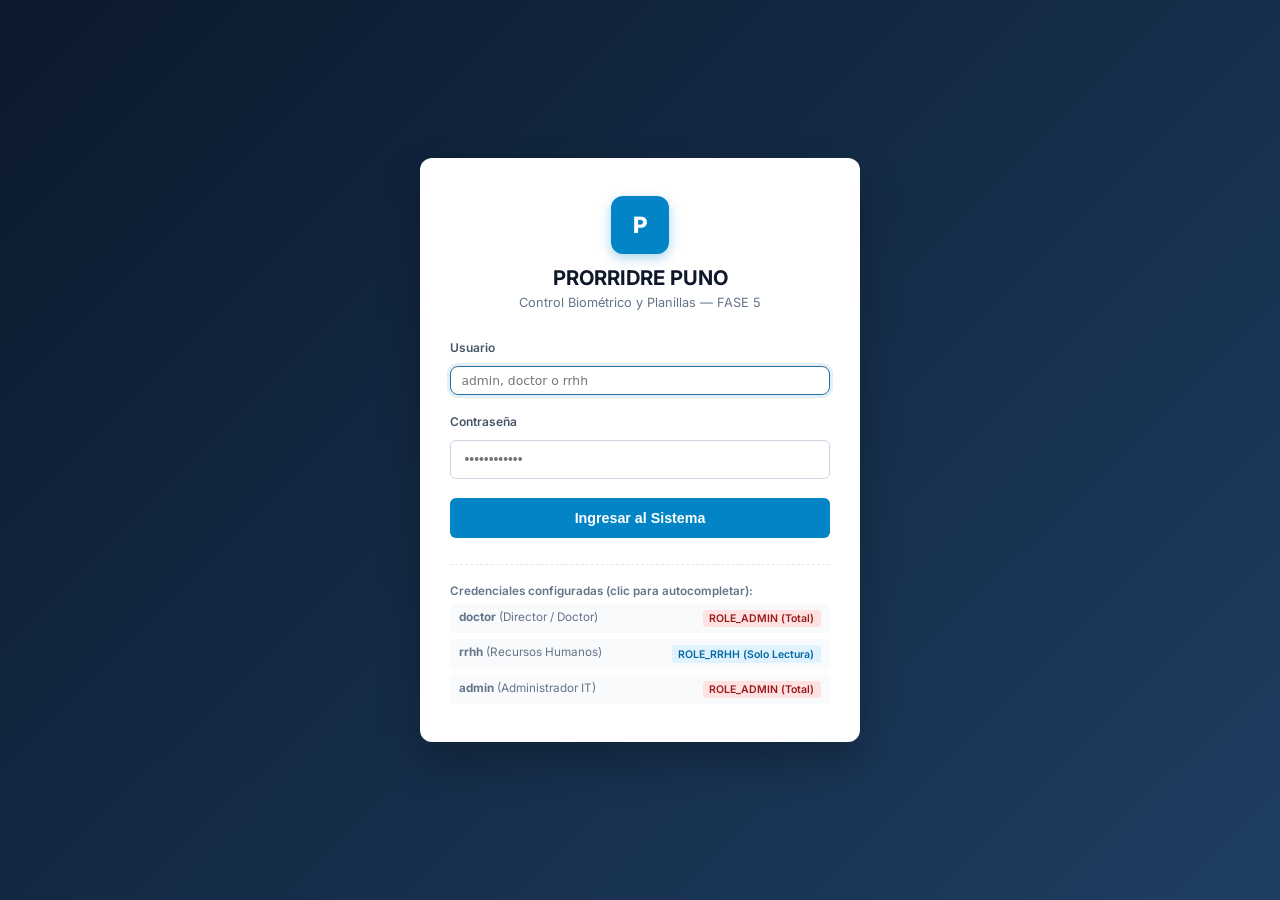
<file: asistencia-prorridre/src/main/resources/static/login.html>
<!DOCTYPE html>
<html lang="es">
<head>
  <meta charset="UTF-8">
  <meta name="viewport" content="width=device-width, initial-scale=1.0">
  <title>Acceso Seguro — Control Biométrico PRORRIDRE</title>
  <link rel="preconnect" href="https://fonts.googleapis.com">
  <link href="https://fonts.googleapis.com/css2?family=Inter:wght@400;500;600;700&display=swap" rel="stylesheet">
  <link rel="stylesheet" href="css/prorridre.css">
  <style>
    body {
      margin: 0;
      padding: 0;
      min-height: 100vh;
      display: flex;
      align-items: center;
      justify-content: center;
      background: linear-gradient(135deg, #0b192c 0%, #1e3e62 100%);
      font-family: 'Inter', -apple-system, sans-serif;
      color: #334155;
    }
    .login-card {
      background: #ffffff;
      width: 100%;
      max-width: 440px;
      padding: 2.5rem 2rem;
      border-radius: 12px;
      box-shadow: 0 20px 40px rgba(0,0,0,0.25);
      box-sizing: border-box;
    }
    .login-header {
      text-align: center;
      margin-bottom: 2rem;
    }
    .login-logo {
      width: 58px;
      height: 58px;
      background: #0284c7;
      color: #ffffff;
      border-radius: 12px;
      display: inline-flex;
      align-items: center;
      justify-content: center;
      font-weight: 800;
      font-size: 1.5rem;
      margin-bottom: 0.75rem;
      box-shadow: 0 4px 12px rgba(2,132,199,0.35);
    }
    .login-header h1 {
      font-size: 1.35rem;
      font-weight: 700;
      color: #0f172a;
      margin: 0 0 0.35rem 0;
    }
    .login-header p {
      font-size: 0.85rem;
      color: #64748b;
      margin: 0;
    }
    .form-group {
      margin-bottom: 1.25rem;
    }
    .form-group label {
      display: block;
      font-size: 0.8rem;
      font-weight: 600;
      color: #475569;
      margin-bottom: 0.4rem;
    }
    .form-control {
      width: 100%;
      padding: 0.75rem 0.9rem;
      font-size: 0.92rem;
      border: 1px solid #cbd5e1;
      border-radius: 6px;
      box-sizing: border-box;
      outline: none;
      transition: all 0.2s;
    }
    .form-control:focus {
      border-color: #0284c7;
      box-shadow: 0 0 0 3px rgba(2,132,199,0.15);
    }
    .btn-login {
      width: 100%;
      padding: 0.8rem;
      background: #0284c7;
      color: #ffffff;
      border: none;
      border-radius: 6px;
      font-size: 0.95rem;
      font-weight: 600;
      cursor: pointer;
      display: flex;
      align-items: center;
      justify-content: center;
      gap: 0.5rem;
      transition: background 0.2s;
    }
    .btn-login:hover {
      background: #0369a1;
    }
    .alert-error {
      background: #fef2f2;
      border: 1px solid #fecaca;
      color: #b91c1c;
      padding: 0.7rem 0.9rem;
      border-radius: 6px;
      font-size: 0.83rem;
      margin-bottom: 1.25rem;
      display: none;
    }
    .demo-credentials {
      margin-top: 1.75rem;
      padding-top: 1.25rem;
      border-top: 1px dashed #e2e8f0;
      font-size: 0.78rem;
      color: #64748b;
    }
    .demo-item {
      display: flex;
      justify-content: space-between;
      margin-top: 0.4rem;
      background: #f8fafc;
      padding: 0.4rem 0.6rem;
      border-radius: 4px;
      cursor: pointer;
    }
    .demo-item:hover {
      background: #f1f5f9;
    }
    .badge-admin {
      background: #fee2e2;
      color: #991b1b;
      padding: 0.15rem 0.45rem;
      border-radius: 3px;
      font-weight: 600;
      font-size: 0.7rem;
    }
    .badge-rrhh {
      background: #e0f2fe;
      color: #0369a1;
      padding: 0.15rem 0.45rem;
      border-radius: 3px;
      font-weight: 600;
      font-size: 0.7rem;
    }
  </style>
</head>
<body>

<div class="login-card">
  <div class="login-header">
    <div class="login-logo">P</div>
    <h1>PRORRIDRE PUNO</h1>
    <p>Control Biométrico y Planillas — FASE 5</p>
  </div>

  <div id="alert-error" class="alert-error"></div>

  <form id="login-form">
    <div class="form-group">
      <label for="username">Usuario</label>
      <input type="text" id="username" class="form-control" placeholder="admin, doctor o rrhh" required autofocus>
    </div>

    <div class="form-group">
      <label for="password">Contraseña</label>
      <input type="password" id="password" class="form-control" placeholder="••••••••••••" required>
    </div>

    <button type="submit" id="btn-submit" class="btn-login">
      <span>Ingresar al Sistema</span>
    </button>
  </form>

  <div class="demo-credentials">
    <div style="font-weight:600;margin-bottom:0.3rem">Credenciales configuradas (clic para autocompletar):</div>
    <div class="demo-item" onclick="llenar('doctor', 'doctor2026')">
      <span><strong>doctor</strong> (Director / Doctor)</span>
      <span class="badge-admin">ROLE_ADMIN (Total)</span>
    </div>
    <div class="demo-item" onclick="llenar('rrhh', 'rrhh2026')">
      <span><strong>rrhh</strong> (Recursos Humanos)</span>
      <span class="badge-rrhh">ROLE_RRHH (Solo Lectura)</span>
    </div>
    <div class="demo-item" onclick="llenar('admin', 'prorridre2026')">
      <span><strong>admin</strong> (Administrador IT)</span>
      <span class="badge-admin">ROLE_ADMIN (Total)</span>
    </div>
  </div>
</div>

<script>
  function llenar(u, p) {
    document.getElementById('username').value = u;
    document.getElementById('password').value = p;
  }

  document.getElementById('login-form').addEventListener('submit', async (e) => {
    e.preventDefault();
    const btn = document.getElementById('btn-submit');
    const alertEl = document.getElementById('alert-error');
    alertEl.style.display = 'none';

    const username = document.getElementById('username').value.trim();
    const password = document.getElementById('password').value;

    btn.disabled = true;
    btn.innerHTML = 'Verificando…';

    try {
      const res = await fetch('/api/v1/auth/login', {
        method: 'POST',
        headers: { 'Content-Type': 'application/json' },
        body: JSON.stringify({ username, password })
      });

      const data = await res.json();
      if (!res.ok || !data.exitoso) {
        throw new Error(data.mensaje || 'Error al iniciar sesión.');
      }

      // Guardar token y perfil en localStorage
      localStorage.setItem('prorridre_token', data.token);
      localStorage.setItem('prorridre_username', data.username);
      localStorage.setItem('prorridre_nombre', data.nombreCompleto);
      localStorage.setItem('prorridre_rol', data.rol);

      window.location.href = '/index.html';
    } catch (err) {
      alertEl.textContent = err.message;
      alertEl.style.display = 'block';
    } finally {
      btn.disabled = false;
      btn.innerHTML = 'Ingresar al Sistema';
    }
  });

  // Si ya tiene un token guardado, verificar validez y redirigir
  (async () => {
    const t = localStorage.getItem('prorridre_token');
    if (t) {
      try {
        const r = await fetch('/api/v1/auth/me', { headers: { 'Authorization': 'Bearer ' + t } });
        if (r.ok) {
          window.location.href = '/index.html';
        }
      } catch (_) {}
    }
  })();
</script>

</body>
</html>
</file>
<file: asistencia-prorridre/src/main/resources/static/css/prorridre.css>
/* =============================================================================
   PRORRIDRE PUNO — Sistema de Control Biométrico
   Hoja de estilos global corporativa v3.0 (FASE 3)
   Paleta: azul institucional + grises neutros + semáforos de asistencia
============================================================================= */

*, *::before, *::after { box-sizing: border-box; margin: 0; padding: 0; }

:root {
  /* Paleta institucional */
  --azul-oscuro:   #0d2b4e;
  --azul-medio:    #1a5276;
  --azul-vivo:     #2471a3;
  --azul-claro:    #d6e8f7;
  --azul-hover:    #1a4f7a;

  /* Fondos y superficies */
  --bg-app:        #f0f4f8;
  --bg-card:       #ffffff;
  --bg-sidebar:    #0d2b4e;
  --bg-topbar:     #ffffff;
  --borde:         #d5e1ee;
  --borde-light:   #eaf0f7;

  /* Texto */
  --txt-primario:  #1a2838;
  --txt-secundario:#4a5568;
  --txt-muted:     #8899aa;
  --txt-blanco:    #ffffff;

  /* Semáforos de asistencia */
  --verde:        #1a7f37;
  --verde-bg:     #d1fae5;
  --rojo:         #c0392b;
  --rojo-bg:      #fde8e8;
  --ambar:        #d08b00;
  --ambar-bg:     #fef3c7;
  --celeste:      #0369a1;
  --celeste-bg:   #dbeafe;
  --morado:       #7c3aed;
  --morado-bg:    #ede9fe;
  --gris:         #475569;
  --gris-bg:      #f1f5f9;

  /* Sombras */
  --sombra-sm:    0 1px 3px rgba(13,43,78,.08), 0 1px 2px rgba(13,43,78,.06);
  --sombra-md:    0 4px 12px rgba(13,43,78,.10);
  --sombra-lg:    0 10px 30px rgba(13,43,78,.15);

  /* Tipografía */
  --font:         'Segoe UI', system-ui, -apple-system, sans-serif;
  --radius:       8px;
  --radius-lg:    12px;
  --transition:   .18s ease;
}

/* ═══════════════════════════════════════════════════════════════
   BASE
═══════════════════════════════════════════════════════════════ */
html { font-size: 15px; scroll-behavior: smooth; }

body {
  font-family: var(--font);
  background: var(--bg-app);
  color: var(--txt-primario);
  min-height: 100vh;
  display: flex;
  overflow-x: hidden;
}

/* ═══════════════════════════════════════════════════════════════
   SIDEBAR
═══════════════════════════════════════════════════════════════ */
.sidebar {
  width: 240px;
  min-width: 240px;
  background: var(--bg-sidebar);
  display: flex;
  flex-direction: column;
  position: fixed;
  top: 0; left: 0;
  height: 100vh;
  z-index: 100;
  transition: transform var(--transition);
}

.sidebar-logo {
  padding: 1.4rem 1.4rem 1rem;
  border-bottom: 1px solid rgba(255,255,255,.08);
}
.sidebar-logo .logo-badge {
  background: var(--azul-vivo);
  color: #fff;
  font-size: .68rem;
  font-weight: 700;
  letter-spacing: .06em;
  padding: .22rem .55rem;
  border-radius: 4px;
  text-transform: uppercase;
  display: inline-block;
  margin-bottom: .55rem;
}
.sidebar-logo h1 {
  font-size: 1rem;
  font-weight: 700;
  color: #fff;
  line-height: 1.25;
}
.sidebar-logo p {
  font-size: .72rem;
  color: rgba(255,255,255,.45);
  margin-top: .2rem;
}

.sidebar-nav { flex: 1; padding: .8rem 0; overflow-y: auto; }

.nav-section-label {
  font-size: .64rem;
  font-weight: 700;
  letter-spacing: .1em;
  text-transform: uppercase;
  color: rgba(255,255,255,.3);
  padding: 1rem 1.4rem .4rem;
}

.nav-item {
  display: flex;
  align-items: center;
  gap: .75rem;
  padding: .68rem 1.4rem;
  color: rgba(255,255,255,.65);
  text-decoration: none;
  font-size: .88rem;
  font-weight: 500;
  border-radius: 0;
  cursor: pointer;
  transition: background var(--transition), color var(--transition);
  border-left: 3px solid transparent;
}
.nav-item:hover {
  background: rgba(255,255,255,.07);
  color: #fff;
}
.nav-item.active {
  background: rgba(36,113,163,.35);
  color: #fff;
  border-left-color: var(--azul-vivo);
}
.nav-item .icon {
  width: 20px;
  height: 20px;
  flex-shrink: 0;
  opacity: .75;
}
.nav-item.active .icon, .nav-item:hover .icon { opacity: 1; }

.sidebar-footer {
  padding: 1rem 1.4rem;
  border-top: 1px solid rgba(255,255,255,.08);
  font-size: .72rem;
  color: rgba(255,255,255,.3);
}
.sidebar-footer strong { color: rgba(255,255,255,.55); display: block; }

/* ═══════════════════════════════════════════════════════════════
   MAIN LAYOUT
═══════════════════════════════════════════════════════════════ */
.main-wrap {
  margin-left: 240px;
  flex: 1;
  display: flex;
  flex-direction: column;
  min-height: 100vh;
}

/* ═══════════════════════════════════════════════════════════════
   TOPBAR
═══════════════════════════════════════════════════════════════ */
.topbar {
  background: var(--bg-topbar);
  border-bottom: 1px solid var(--borde);
  padding: .75rem 1.6rem;
  display: flex;
  align-items: center;
  justify-content: space-between;
  gap: 1rem;
  position: sticky;
  top: 0;
  z-index: 90;
  box-shadow: var(--sombra-sm);
}
.topbar-title h2 {
  font-size: 1rem;
  font-weight: 700;
  color: var(--txt-primario);
}
.topbar-title p {
  font-size: .75rem;
  color: var(--txt-muted);
  margin-top: .05rem;
}
.topbar-actions { display: flex; align-items: center; gap: .75rem; }
.btn-sync {
  display: flex;
  align-items: center;
  gap: .4rem;
  background: var(--azul-vivo);
  color: #fff;
  border: none;
  border-radius: var(--radius);
  padding: .45rem .9rem;
  font-size: .8rem;
  font-weight: 600;
  cursor: pointer;
  transition: background var(--transition);
}
.btn-sync:hover { background: var(--azul-hover); }
.btn-sync.loading { opacity: .7; cursor: not-allowed; }

.badge-live {
  background: var(--verde-bg);
  color: var(--verde);
  font-size: .7rem;
  font-weight: 700;
  padding: .2rem .55rem;
  border-radius: 999px;
  display: flex;
  align-items: center;
  gap: .3rem;
}
.badge-live::before {
  content: '';
  width: 6px; height: 6px;
  border-radius: 50%;
  background: var(--verde);
  animation: pulse 2s infinite;
}
@keyframes pulse { 0%,100%{opacity:1} 50%{opacity:.4} }

/* ═══════════════════════════════════════════════════════════════
   BARRA DE FILTROS GLOBALES
═══════════════════════════════════════════════════════════════ */
.filter-bar {
  background: var(--bg-card);
  border-bottom: 1px solid var(--borde);
  padding: .75rem 1.6rem;
  display: flex;
  align-items: center;
  flex-wrap: wrap;
  gap: .75rem;
}
.filter-label {
  font-size: .75rem;
  font-weight: 600;
  color: var(--txt-secundario);
  white-space: nowrap;
}
.filter-group { display: flex; align-items: center; gap: .4rem; }

input[type="date"], select.filter-select, input.filter-search {
  border: 1px solid var(--borde);
  border-radius: var(--radius);
  padding: .38rem .65rem;
  font-size: .8rem;
  font-family: var(--font);
  color: var(--txt-primario);
  background: var(--bg-app);
  outline: none;
  transition: border-color var(--transition);
}
input[type="date"]:focus, select.filter-select:focus, input.filter-search:focus {
  border-color: var(--azul-vivo);
  background: #fff;
  box-shadow: 0 0 0 3px rgba(36,113,163,.12);
}
input.filter-search { width: 190px; }
select.filter-select { min-width: 190px; }

.btn-filter-apply {
  background: var(--azul-vivo);
  color: #fff;
  border: none;
  border-radius: var(--radius);
  padding: .38rem .9rem;
  font-size: .8rem;
  font-weight: 600;
  cursor: pointer;
  transition: background var(--transition);
}
.btn-filter-apply:hover { background: var(--azul-hover); }
.btn-filter-clear {
  background: transparent;
  color: var(--txt-secundario);
  border: 1px solid var(--borde);
  border-radius: var(--radius);
  padding: .38rem .75rem;
  font-size: .8rem;
  cursor: pointer;
  transition: all var(--transition);
}
.btn-filter-clear:hover { border-color: var(--azul-vivo); color: var(--azul-vivo); }

/* ═══════════════════════════════════════════════════════════════
   CONTENIDO PRINCIPAL
═══════════════════════════════════════════════════════════════ */
.view-content {
  display: none;
  padding: 1.4rem 1.6rem;
  flex: 1;
}
.view-content.active { display: block; }

/* ═══════════════════════════════════════════════════════════════
   TARJETAS KPI
═══════════════════════════════════════════════════════════════ */
.kpi-grid {
  display: grid;
  grid-template-columns: repeat(auto-fill, minmax(220px, 1fr));
  gap: 1rem;
  margin-bottom: 1.4rem;
}

.kpi-card {
  background: var(--bg-card);
  border: 1px solid var(--borde-light);
  border-radius: var(--radius-lg);
  padding: 1.1rem 1.2rem;
  box-shadow: var(--sombra-sm);
  display: flex;
  flex-direction: column;
  gap: .4rem;
  transition: box-shadow var(--transition), transform var(--transition);
  position: relative;
  overflow: hidden;
}
.kpi-card::before {
  content: '';
  position: absolute;
  top: 0; left: 0;
  width: 4px; height: 100%;
  background: var(--kpi-color, var(--azul-vivo));
  border-radius: 4px 0 0 4px;
}
.kpi-card:hover { box-shadow: var(--sombra-md); transform: translateY(-1px); }

.kpi-header {
  display: flex;
  align-items: flex-start;
  justify-content: space-between;
}
.kpi-icon {
  width: 36px; height: 36px;
  border-radius: 8px;
  display: grid;
  place-items: center;
  background: var(--kpi-bg, var(--azul-claro));
  color: var(--kpi-color, var(--azul-vivo));
  flex-shrink: 0;
}
.kpi-icon svg { width: 18px; height: 18px; }

.kpi-label {
  font-size: .73rem;
  font-weight: 600;
  color: var(--txt-secundario);
  text-transform: uppercase;
  letter-spacing: .04em;
}
.kpi-value {
  font-size: 1.75rem;
  font-weight: 800;
  color: var(--txt-primario);
  line-height: 1;
}
.kpi-sub {
  font-size: .75rem;
  color: var(--txt-muted);
}
.kpi-badge {
  font-size: .7rem;
  font-weight: 700;
  padding: .18rem .5rem;
  border-radius: 999px;
  display: inline-flex;
  align-items: center;
  gap: .2rem;
  align-self: flex-start;
}
.kpi-badge.up   { background: var(--verde-bg);  color: var(--verde); }
.kpi-badge.down { background: var(--rojo-bg);   color: var(--rojo); }
.kpi-badge.warn { background: var(--ambar-bg);  color: var(--ambar); }
.kpi-badge.info { background: var(--celeste-bg);color: var(--celeste); }

/* ═══════════════════════════════════════════════════════════════
   GRID DE GRÁFICOS
═══════════════════════════════════════════════════════════════ */
.charts-grid {
  display: grid;
  grid-template-columns: 1fr 1fr;
  gap: 1rem;
  margin-bottom: 1.4rem;
}
.charts-grid .chart-wide { grid-column: 1 / -1; }

.chart-card {
  background: var(--bg-card);
  border: 1px solid var(--borde-light);
  border-radius: var(--radius-lg);
  padding: 1.2rem;
  box-shadow: var(--sombra-sm);
}
.chart-card-header {
  display: flex;
  align-items: center;
  justify-content: space-between;
  margin-bottom: .9rem;
}
.chart-card-header h3 {
  font-size: .88rem;
  font-weight: 700;
  color: var(--txt-primario);
}
.chart-card-header p {
  font-size: .72rem;
  color: var(--txt-muted);
  margin-top: .1rem;
}
.chart-wrap {
  position: relative;
  height: 240px;
}
.chart-wrap-tall { height: 300px; }
.chart-wrap-sm   { height: 200px; }

/* ═══════════════════════════════════════════════════════════════
   TABLA DE ASISTENCIA — VISTA 2
═══════════════════════════════════════════════════════════════ */
.table-toolbar {
  display: flex;
  align-items: center;
  flex-wrap: wrap;
  gap: .6rem;
  margin-bottom: .9rem;
}

/* Tabs de filtro */
.tab-filters {
  display: flex;
  gap: .3rem;
  flex-wrap: wrap;
}
.tab-btn {
  padding: .32rem .75rem;
  border-radius: 999px;
  border: 1px solid var(--borde);
  background: var(--bg-card);
  color: var(--txt-secundario);
  font-size: .78rem;
  font-weight: 600;
  cursor: pointer;
  transition: all var(--transition);
  white-space: nowrap;
}
.tab-btn:hover { border-color: var(--azul-vivo); color: var(--azul-vivo); }
.tab-btn.active {
  background: var(--azul-vivo);
  border-color: var(--azul-vivo);
  color: #fff;
}
.tab-count {
  background: rgba(255,255,255,.25);
  border-radius: 999px;
  padding: .05rem .4rem;
  font-size: .68rem;
  margin-left: .2rem;
}
.tab-btn:not(.active) .tab-count {
  background: var(--bg-app);
  color: var(--txt-muted);
}

.table-actions { margin-left: auto; display: flex; gap: .5rem; }
.btn-sm {
  padding: .32rem .7rem;
  border-radius: var(--radius);
  border: 1px solid var(--borde);
  background: var(--bg-card);
  color: var(--txt-secundario);
  font-size: .78rem;
  font-weight: 600;
  cursor: pointer;
  display: flex;
  align-items: center;
  gap: .35rem;
  transition: all var(--transition);
}
.btn-sm:hover { border-color: var(--azul-vivo); color: var(--azul-vivo); }
.btn-sm svg { width: 14px; height: 14px; }

.table-container {
  background: var(--bg-card);
  border: 1px solid var(--borde-light);
  border-radius: var(--radius-lg);
  box-shadow: var(--sombra-sm);
  overflow: hidden;
}

.table-scroll { overflow-x: auto; }

table.audit-table {
  width: 100%;
  border-collapse: collapse;
  font-size: .78rem;
  white-space: nowrap;
}
table.audit-table thead {
  background: #f7fafc;
  border-bottom: 2px solid var(--borde);
  position: sticky;
  top: 0;
  z-index: 10;
}
table.audit-table thead th {
  padding: .65rem .7rem;
  font-size: .68rem;
  font-weight: 700;
  color: var(--txt-secundario);
  text-align: left;
  text-transform: uppercase;
  letter-spacing: .05em;
  user-select: none;
  cursor: pointer;
  white-space: nowrap;
}
table.audit-table thead th:hover { color: var(--azul-vivo); }
table.audit-table thead th.sorted-asc::after  { content: ' ↑'; color: var(--azul-vivo); }
table.audit-table thead th.sorted-desc::after { content: ' ↓'; color: var(--azul-vivo); }

table.audit-table tbody tr {
  border-bottom: 1px solid var(--borde-light);
  transition: background var(--transition);
}
table.audit-table tbody tr:hover { background: #f7fafc; }
table.audit-table tbody tr.justified { background: #f0fdf4; }

table.audit-table td { padding: .5rem .7rem; vertical-align: middle; }

/* Columna A — Código */
.td-empid {
  font-weight: 700;
  color: var(--azul-vivo);
  font-family: 'Courier New', monospace;
  font-size: .75rem;
}

/* Columna E — Departamento */
.td-depto {
  max-width: 160px;
  overflow: hidden;
  text-overflow: ellipsis;
  white-space: nowrap;
  color: var(--txt-secundario);
  font-size: .75rem;
}

/* Columna M — Condición Ingreso */
.badge {
  display: inline-flex;
  align-items: center;
  gap: .25rem;
  padding: .18rem .6rem;
  border-radius: 999px;
  font-size: .7rem;
  font-weight: 700;
  white-space: nowrap;
}
.badge-verde   { background: var(--verde-bg);   color: var(--verde); }
.badge-rojo    { background: var(--rojo-bg);    color: var(--rojo); }
.badge-ambar   { background: var(--ambar-bg);   color: var(--ambar); }
.badge-celeste { background: var(--celeste-bg); color: var(--celeste); }
.badge-morado  { background: var(--morado-bg);  color: var(--morado); }
.badge-gris    { background: var(--gris-bg);    color: var(--gris); }
.badge-azul    { background: var(--azul-claro); color: var(--azul-medio); }

/* Columna Q — Balance (positivo/negativo) */
.balance-pos { color: var(--verde); font-weight: 700; }
.balance-neg { color: var(--rojo);  font-weight: 700; }
.balance-null { color: var(--txt-muted); }

/* Botón Acción Doctor */
.btn-doctor {
  display: inline-flex;
  align-items: center;
  gap: .3rem;
  padding: .28rem .6rem;
  border-radius: 6px;
  border: 1px solid var(--borde);
  background: var(--bg-card);
  color: var(--txt-secundario);
  font-size: .72rem;
  font-weight: 600;
  cursor: pointer;
  transition: all var(--transition);
  white-space: nowrap;
}
.btn-doctor:hover {
  background: var(--azul-claro);
  border-color: var(--azul-vivo);
  color: var(--azul-vivo);
}
.btn-doctor.has-just {
  background: var(--verde-bg);
  border-color: var(--verde);
  color: var(--verde);
}

/* Columna N — Tardanza */
.tardanza-min { font-weight: 700; color: var(--rojo); }

/* Table footer */
.table-footer {
  display: flex;
  align-items: center;
  justify-content: space-between;
  padding: .75rem 1.1rem;
  border-top: 1px solid var(--borde-light);
  font-size: .78rem;
  color: var(--txt-secundario);
  flex-wrap: wrap;
  gap: .5rem;
}
.pagination { display: flex; gap: .3rem; align-items: center; }
.page-btn {
  padding: .28rem .6rem;
  border-radius: 6px;
  border: 1px solid var(--borde);
  background: var(--bg-card);
  font-size: .78rem;
  cursor: pointer;
  transition: all var(--transition);
}
.page-btn:hover, .page-btn.active {
  background: var(--azul-vivo);
  border-color: var(--azul-vivo);
  color: #fff;
}
.page-btn:disabled { opacity: .4; cursor: not-allowed; }

/* ═══════════════════════════════════════════════════════════════
   MODAL DEL DOCTOR
═══════════════════════════════════════════════════════════════ */
.modal-overlay {
  display: none;
  position: fixed;
  inset: 0;
  background: rgba(13,43,78,.55);
  backdrop-filter: blur(3px);
  z-index: 999;
  align-items: center;
  justify-content: center;
  padding: 1rem;
  animation: fadeIn .18s ease;
}
.modal-overlay.open { display: flex; }
@keyframes fadeIn { from{opacity:0} to{opacity:1} }

.modal-box {
  background: var(--bg-card);
  border-radius: var(--radius-lg);
  box-shadow: var(--sombra-lg);
  width: 100%;
  max-width: 540px;
  animation: slideUp .2s ease;
  overflow: hidden;
}
@keyframes slideUp { from{transform:translateY(16px);opacity:0} to{transform:translateY(0);opacity:1} }

.modal-header {
  background: var(--azul-oscuro);
  color: #fff;
  padding: 1rem 1.3rem;
  display: flex;
  align-items: flex-start;
  justify-content: space-between;
  gap: .5rem;
}
.modal-header-info h3 { font-size: .95rem; font-weight: 700; }
.modal-header-info p  { font-size: .75rem; opacity: .65; margin-top: .15rem; }
.modal-close {
  background: transparent;
  border: none;
  color: rgba(255,255,255,.7);
  cursor: pointer;
  padding: .2rem;
  border-radius: 4px;
  transition: color var(--transition);
  font-size: 1.2rem;
  line-height: 1;
  flex-shrink: 0;
}
.modal-close:hover { color: #fff; }

.modal-body { padding: 1.2rem 1.3rem; }

.modal-row {
  display: grid;
  grid-template-columns: 1fr 1fr;
  gap: .5rem;
  margin-bottom: .6rem;
  font-size: .78rem;
  color: var(--txt-secundario);
}
.modal-row span { font-weight: 600; color: var(--txt-primario); }

.modal-section-title {
  font-size: .78rem;
  font-weight: 700;
  color: var(--txt-secundario);
  text-transform: uppercase;
  letter-spacing: .06em;
  margin: .9rem 0 .5rem;
  padding-bottom: .35rem;
  border-bottom: 1px solid var(--borde-light);
}

.form-group {
  display: flex;
  flex-direction: column;
  gap: .3rem;
  margin-bottom: .6rem;
}
.form-group label {
  font-size: .75rem;
  font-weight: 600;
  color: var(--txt-secundario);
}
.form-group select,
.form-group textarea,
.form-group input[type="time"],
.form-group input[type="text"] {
  border: 1px solid var(--borde);
  border-radius: var(--radius);
  padding: .45rem .7rem;
  font-size: .82rem;
  font-family: var(--font);
  color: var(--txt-primario);
  background: var(--bg-app);
  outline: none;
  transition: border-color var(--transition);
  width: 100%;
}
.form-group select:focus,
.form-group textarea:focus,
.form-group input:focus {
  border-color: var(--azul-vivo);
  background: #fff;
  box-shadow: 0 0 0 3px rgba(36,113,163,.12);
}
.form-group textarea { resize: vertical; min-height: 70px; }

.modal-footer {
  padding: .9rem 1.3rem;
  border-top: 1px solid var(--borde-light);
  display: flex;
  justify-content: flex-end;
  gap: .6rem;
}
.btn-modal-cancel {
  padding: .45rem .9rem;
  border-radius: var(--radius);
  border: 1px solid var(--borde);
  background: var(--bg-card);
  color: var(--txt-secundario);
  font-size: .82rem;
  font-weight: 600;
  cursor: pointer;
  transition: all var(--transition);
}
.btn-modal-cancel:hover { border-color: var(--azul-vivo); color: var(--azul-vivo); }

.btn-modal-save {
  padding: .45rem 1rem;
  border-radius: var(--radius);
  border: none;
  background: var(--azul-vivo);
  color: #fff;
  font-size: .82rem;
  font-weight: 700;
  cursor: pointer;
  transition: background var(--transition);
  display: flex;
  align-items: center;
  gap: .4rem;
}
.btn-modal-save:hover { background: var(--azul-hover); }
.btn-modal-save.saving { opacity: .7; cursor: not-allowed; }

/* ═══════════════════════════════════════════════════════════════
   ESTADOS DE CARGA
═══════════════════════════════════════════════════════════════ */
.spinner {
  display: inline-block;
  width: 18px; height: 18px;
  border: 2px solid rgba(255,255,255,.3);
  border-top-color: #fff;
  border-radius: 50%;
  animation: spin .6s linear infinite;
  flex-shrink: 0;
}
@keyframes spin { to { transform: rotate(360deg); } }

.loading-state {
  display: flex;
  flex-direction: column;
  align-items: center;
  justify-content: center;
  gap: .75rem;
  padding: 3rem;
  color: var(--txt-muted);
  font-size: .88rem;
}
.loading-state .spinner-dark {
  width: 32px; height: 32px;
  border: 3px solid var(--borde);
  border-top-color: var(--azul-vivo);
  border-radius: 50%;
  animation: spin .7s linear infinite;
}

.empty-state {
  text-align: center;
  padding: 3rem 1rem;
  color: var(--txt-muted);
}
.empty-state svg { width: 48px; height: 48px; opacity: .3; margin-bottom: .75rem; }
.empty-state p { font-size: .88rem; }

/* Toast */
.toast-container {
  position: fixed;
  bottom: 1.5rem;
  right: 1.5rem;
  z-index: 9999;
  display: flex;
  flex-direction: column;
  gap: .5rem;
}
.toast {
  background: var(--txt-primario);
  color: #fff;
  padding: .7rem 1rem;
  border-radius: var(--radius);
  font-size: .82rem;
  box-shadow: var(--sombra-lg);
  display: flex;
  align-items: center;
  gap: .6rem;
  min-width: 250px;
  animation: toastIn .2s ease;
}
.toast.success { background: var(--verde); }
.toast.error   { background: var(--rojo); }
.toast.warn    { background: #b45309; }
@keyframes toastIn { from{opacity:0;transform:translateX(16px)} to{opacity:1;transform:translateX(0)} }

/* ═══════════════════════════════════════════════════════════════
   SKELETONS
═══════════════════════════════════════════════════════════════ */
.skeleton {
  background: linear-gradient(90deg, #f0f4f8 25%, #e1e8f0 50%, #f0f4f8 75%);
  background-size: 200% 100%;
  animation: shimmer 1.4s infinite;
  border-radius: 6px;
}
@keyframes shimmer { from{background-position:200%} to{background-position:-200%} }
.skeleton-text { height: 14px; margin-bottom: 6px; }
.skeleton-num  { height: 32px; width: 60%; }
.skeleton-row  { height: 36px; margin-bottom: 2px; border-radius: 0; }

/* ═══════════════════════════════════════════════════════════════
   RESPONSIVE
═══════════════════════════════════════════════════════════════ */
@media (max-width: 1024px) {
  .charts-grid { grid-template-columns: 1fr; }
  .fin-kpi-grid { grid-template-columns: repeat(2, 1fr); }
}
@media (max-width: 768px) {
  .sidebar { transform: translateX(-100%); }
  .sidebar.open { transform: translateX(0); }
  .main-wrap { margin-left: 0; }
  .kpi-grid { grid-template-columns: repeat(2, 1fr); }
  .fin-kpi-grid { grid-template-columns: 1fr; }
  .filter-bar { flex-direction: column; align-items: flex-start; }
}

/* ═══════════════════════════════════════════════════════════════
   FASE 4: VISTA 3 (PLANILLAS Y DOCTOR) Y VISTA 4 (GLOSARIO)
═══════════════════════════════════════════════════════════════ */

/* Tarjetas Financieras Superiores */
.fin-kpi-grid {
  display: grid;
  grid-template-columns: repeat(4, 1fr);
  gap: 1rem;
  margin-bottom: 1.25rem;
}
.fin-kpi-card {
  background: var(--bg-card);
  border: 1px solid var(--borde);
  border-radius: var(--radius);
  padding: 1.1rem 1.25rem;
  box-shadow: var(--sombra-sm);
  display: flex;
  flex-direction: column;
  position: relative;
  overflow: hidden;
}
.fin-kpi-card::before {
  content: '';
  position: absolute;
  top: 0; left: 0; bottom: 0;
  width: 4px;
  background: var(--card-color, var(--azul-vivo));
}
.fin-kpi-title {
  font-size: .75rem;
  font-weight: 700;
  color: var(--txt-secundario);
  text-transform: uppercase;
  letter-spacing: .03em;
  margin-bottom: .35rem;
}
.fin-kpi-val {
  font-size: 1.5rem;
  font-weight: 800;
  color: var(--txt-primario);
  letter-spacing: -.02em;
}
.fin-kpi-sub {
  font-size: .73rem;
  color: var(--txt-muted);
  margin-top: .3rem;
}

/* Panel de Reglas Ajustables del Doctor */
.rules-card {
  background: var(--bg-card);
  border: 1px solid var(--borde);
  border-radius: var(--radius);
  padding: 1rem 1.25rem;
  margin-bottom: 1.25rem;
  box-shadow: var(--sombra-sm);
}
.rules-card-header {
  display: flex;
  align-items: center;
  justify-content: space-between;
  margin-bottom: .8rem;
  border-bottom: 1px solid var(--borde-light);
  padding-bottom: .5rem;
}
.rules-card-header h3 {
  font-size: .92rem;
  font-weight: 700;
  color: var(--azul-oscuro);
  display: flex;
  align-items: center;
  gap: .5rem;
}
.rules-grid {
  display: grid;
  grid-template-columns: repeat(auto-fit, minmax(220px, 1fr));
  gap: .8rem;
}
.rule-item {
  display: flex;
  align-items: center;
  justify-content: space-between;
  padding: .55rem .75rem;
  background: var(--bg-app);
  border: 1px solid var(--borde-light);
  border-radius: var(--radius);
}
.rule-info {
  display: flex;
  flex-direction: column;
}
.rule-name {
  font-size: .78rem;
  font-weight: 600;
  color: var(--txt-primario);
}
.rule-desc {
  font-size: .68rem;
  color: var(--txt-muted);
}

/* Switch Toggle */
.switch {
  position: relative;
  display: inline-block;
  width: 36px;
  height: 20px;
  flex-shrink: 0;
}
.switch input { opacity: 0; width: 0; height: 0; }
.slider {
  position: absolute;
  cursor: pointer;
  top: 0; left: 0; right: 0; bottom: 0;
  background-color: #cbd5e1;
  transition: .2s;
  border-radius: 20px;
}
.slider:before {
  position: absolute;
  content: "";
  height: 14px;
  width: 14px;
  left: 3px;
  bottom: 3px;
  background-color: white;
  transition: .2s;
  border-radius: 50%;
}
input:checked + .slider { background-color: var(--azul-vivo); }
input:checked + .slider:before { transform: translateX(16px); }

/* Sueldo inline input */
.sueldo-inline-wrap {
  display: inline-flex;
  align-items: center;
  gap: .2rem;
  background: #fff;
  border: 1px solid var(--borde);
  border-radius: 4px;
  padding: .15rem .35rem;
  width: 105px;
}
.sueldo-inline-wrap:focus-within {
  border-color: var(--azul-vivo);
  box-shadow: 0 0 0 2px rgba(36,113,163,.15);
}
.input-sueldo-inline {
  border: none;
  outline: none;
  width: 100%;
  font-size: .8rem;
  font-weight: 600;
  color: var(--txt-primario);
  background: transparent;
  text-align: right;
}

/* Neto Highlight */
.neto-highlight {
  font-size: .92rem;
  font-weight: 800;
  color: var(--verde);
  background: var(--verde-bg);
  padding: .18rem .5rem;
  border-radius: 4px;
  display: inline-block;
}

.btn-boleta {
  background: var(--azul-claro) !important;
  color: var(--azul-oscuro) !important;
  border: 1px solid var(--azul-vivo) !important;
  font-weight: 600 !important;
  padding: .22rem .5rem !important;
  font-size: .74rem !important;
  cursor: pointer;
}
.btn-boleta:hover {
  background: var(--azul-vivo) !important;
  color: #fff !important;
}

/* Botón Excel Verde */
.btn-excel {
  background: #107c41 !important;
  color: #fff !important;
  border: none !important;
  display: inline-flex;
  align-items: center;
  gap: .4rem;
  font-weight: 600;
  font-size: .78rem;
  padding: .35rem .75rem;
  border-radius: var(--radius);
  cursor: pointer;
  transition: opacity .18s ease;
}
.btn-excel:hover { opacity: .9; }

/* Vista 4: Glosario Técnico */
.glosario-card {
  background: var(--bg-card);
  border: 1px solid var(--borde);
  border-radius: var(--radius);
  padding: 1.4rem;
  margin-bottom: 1.5rem;
  box-shadow: var(--sombra-sm);
}
.glosario-card h3 {
  font-size: 1.05rem;
  font-weight: 700;
  color: var(--azul-oscuro);
  margin-bottom: .3rem;
}
.glosario-card p {
  font-size: .82rem;
  color: var(--txt-secundario);
  margin-bottom: 1.1rem;
}
.formula-code {
  font-family: 'Consolas', 'Menlo', monospace;
  font-size: .74rem;
  background: #f8fafc;
  border: 1px solid #e2e8f0;
  border-radius: 4px;
  padding: .25rem .45rem;
  color: #0f172a;
  display: inline-block;
  word-break: break-all;
}

/* Modal Boleta */
.boleta-paper {
  background: #fff;
  border: 1px solid #cbd5e1;
  border-radius: 8px;
  padding: 1.5rem;
  max-width: 800px;
  margin: 0 auto;
}
.boleta-header {
  display: flex;
  align-items: center;
  justify-content: space-between;
  border-bottom: 2px solid var(--azul-oscuro);
  padding-bottom: .8rem;
  margin-bottom: 1rem;
}
.boleta-brand h2 {
  font-size: 1.05rem;
  font-weight: 800;
  color: var(--azul-oscuro);
}
.boleta-brand p {
  font-size: .72rem;
  color: var(--txt-muted);
}
.boleta-title-box {
  text-align: right;
}
.boleta-title-box h3 {
  font-size: .9rem;
  font-weight: 700;
  color: var(--azul-vivo);
  text-transform: uppercase;
}
.boleta-info-grid {
  display: grid;
  grid-template-columns: repeat(2, 1fr);
  gap: .6rem;
  background: var(--bg-app);
  padding: .8rem 1rem;
  border-radius: 6px;
  margin-bottom: 1rem;
  font-size: .78rem;
}
.boleta-info-item {
  display: flex;
  gap: .4rem;
}
.boleta-info-item strong {
  color: var(--txt-secundario);
  min-width: 95px;
}
.boleta-math-table {
  width: 100%;
  border-collapse: collapse;
  margin-bottom: 1rem;
  font-size: .78rem;
}
.boleta-math-table th, .boleta-math-table td {
  padding: .45rem .65rem;
  border: 1px solid var(--borde);
}
.boleta-math-table th {
  background: var(--azul-oscuro);
  color: #fff;
}
.boleta-signatures {
  display: grid;
  grid-template-columns: repeat(2, 1fr);
  gap: 3rem;
  margin-top: 2.8rem;
  padding-top: .8rem;
  text-align: center;
}
.boleta-sig-line {
  border-top: 1px dashed #64748b;
  padding-top: .35rem;
  font-size: .72rem;
  color: var(--txt-secundario);
}

/* Reglas de Impresión (@media print) */
@media print {
  body { background: #fff !important; }
  .sidebar, .topbar, .filter-bar, .modal-header, .modal-footer, .btn-action-doctor, .toast-container, .btn-excel {
    display: none !important;
  }
  .modal-overlay {
    position: static !important;
    background: none !important;
    padding: 0 !important;
    display: block !important;
    visibility: visible !important;
  }
  .modal-box {
    box-shadow: none !important;
    border: none !important;
    max-width: 100% !important;
    padding: 0 !important;
  }
  .boleta-paper {
    border: none !important;
    padding: 0 !important;
  }
}
</file>
